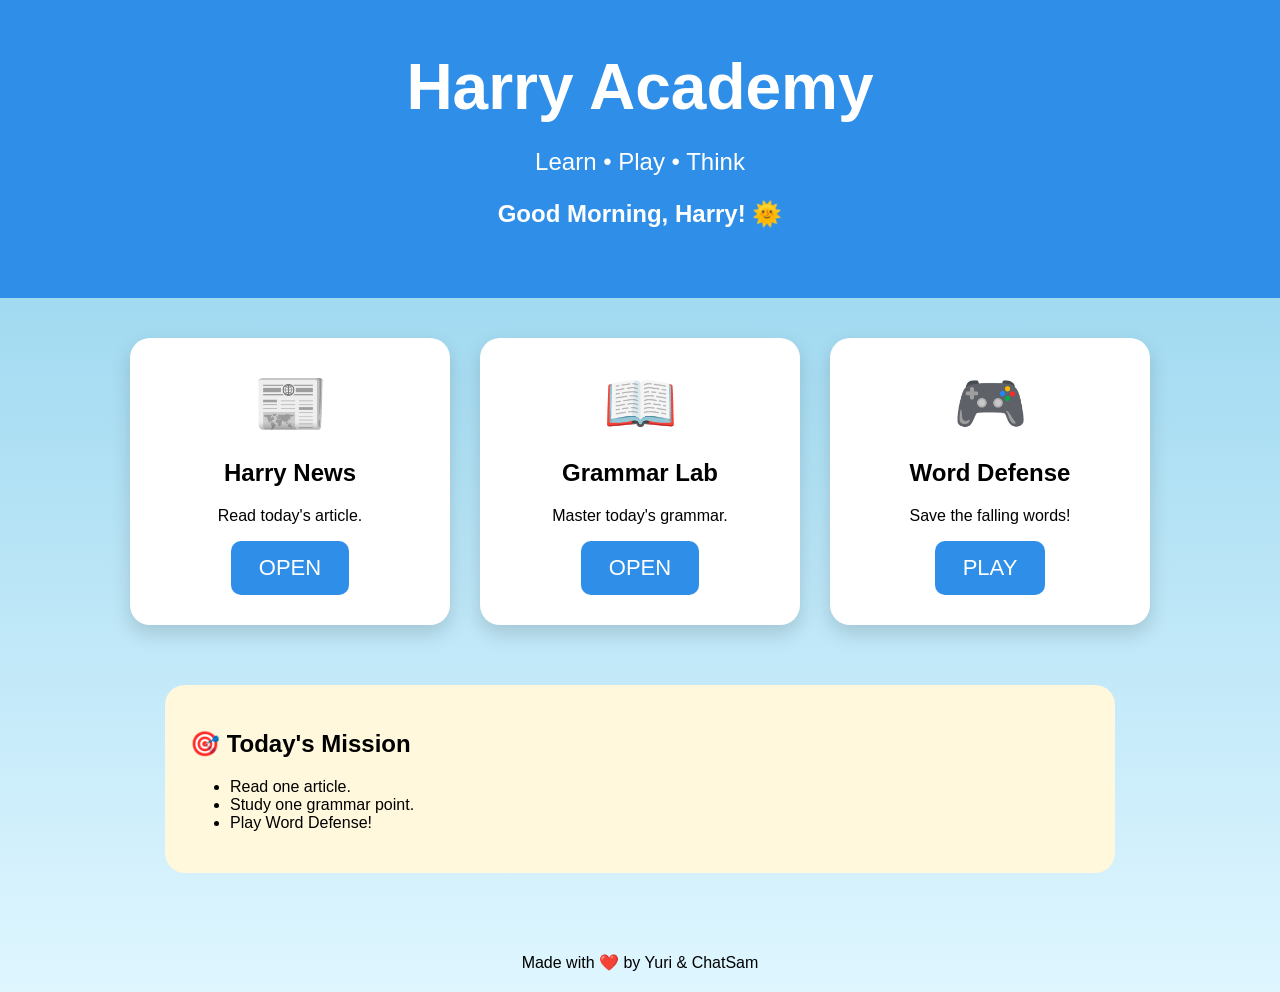
<file: index.html>
<!DOCTYPE html>
<html lang="en">
<head>
<meta charset="UTF-8">
<meta name="viewport" content="width=device-width, initial-scale=1.0">
<title>Harry Academy</title>
<style>
body{margin:0;font-family:Arial,sans-serif;background:linear-gradient(#87ceeb,#dff6ff);}
header{background:#2f8fe8;color:white;text-align:center;padding:50px 20px;}
header h1{font-size:64px;margin:0;}
header p{font-size:24px;}
.cards{display:flex;justify-content:center;gap:30px;flex-wrap:wrap;padding:40px;}
.card{background:white;width:260px;border-radius:20px;padding:30px;text-align:center;
box-shadow:0 8px 20px rgba(0,0,0,.15);}
.card .icon{font-size:60px;}
button{background:#2f8fe8;color:white;border:none;border-radius:10px;
padding:14px 28px;font-size:22px;cursor:pointer;}
.mission{max-width:900px;margin:20px auto 60px;background:#fff8dc;
padding:25px;border-radius:20px;}
</style>
</head>
<body>

<header>
<h1>Harry Academy</h1>
<p>Learn • Play • Think</p>
<h2>Good Morning, Harry! 🌞</h2>
</header>

<div class="cards">

<div class="card">
<div class="icon">📰</div>
<h2>Harry News</h2>
<p>Read today's article.</p>
<button onclick="alert('Coming Soon!')">OPEN</button>
</div>

<div class="card">
<div class="icon">📖</div>
<h2>Grammar Lab</h2>
<p>Master today's grammar.</p>
<button onclick="alert('Coming Soon!')">OPEN</button>
</div>

<div class="card">
<div class="icon">🎮</div>
<h2>Word Defense</h2>
<p>Save the falling words!</p>
<button onclick="window.location.href='game.html'">PLAY</button>
</div>

</div>

<div class="mission">
<h2>🎯 Today's Mission</h2>
<ul>
<li>Read one article.</li>
<li>Study one grammar point.</li>
<li>Play Word Defense!</li>
</ul>
</div>

<footer style="text-align:center;padding:20px;">Made with ❤️ by Yuri & ChatSam</footer>

</body>
</html>
</file>
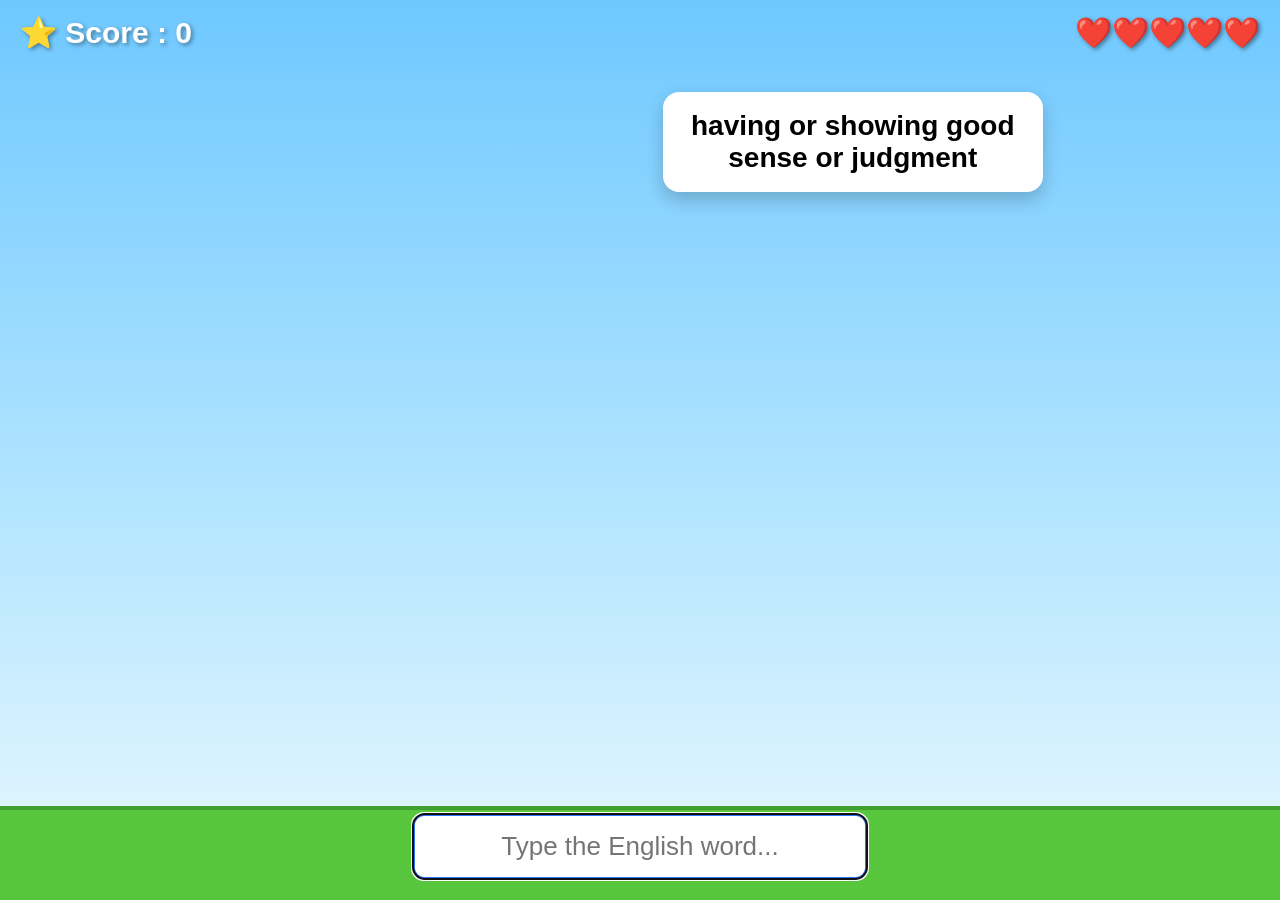
<file: game.html>
<!DOCTYPE html>
<html lang="en">
<head>
<meta charset="UTF-8">
<meta name="viewport" content="width=device-width, initial-scale=1.0">
<title>Harry Academy - Word Defense</title>
<link rel="stylesheet" href="game.css">
</head>
<body>

<div id="hud">
  <div id="score">⭐ Score : 0</div>
  <div id="lives">❤️❤️❤️❤️❤️</div>
</div>

<div id="gameArea"></div>

<div id="bottomPanel">
  <input
    id="answer"
    type="text"
    placeholder="Type the English word..."
    autocomplete="off">
</div>

<script src="words.js"></script>
<script src="game.js"></script>

</body>
</html>
</file>
<file: game.css>
html,body{
margin:0;
width:100%;
height:100%;
overflow:hidden;
font-family:Arial,sans-serif;
background:linear-gradient(to bottom,#76c8ff 0%,#b8e7ff 60%,#eaf8ff 100%) !important;
}

body::before{
content:"";
position:fixed;
inset:0;
pointer-events:none;
background:
radial-gradient(circle at 15% 18%,rgba(255,255,255,.9) 0 35px,transparent 36px),
radial-gradient(circle at 22% 18%,rgba(255,255,255,.9) 0 28px,transparent 29px),
radial-gradient(circle at 19% 14%,rgba(255,255,255,.9) 0 30px,transparent 31px),
radial-gradient(circle at 72% 12%,rgba(255,255,255,.85) 0 30px,transparent 31px),
radial-gradient(circle at 78% 13%,rgba(255,255,255,.85) 0 24px,transparent 25px);
z-index:-2;
}

body{
    margin:0;
    overflow:hidden;
    font-family:Arial,sans-serif;
    background:linear-gradient(to bottom,#76c8ff 0%,#b8e7ff 60%,#eaf8ff 100%);
}

body::after{
    content:"";
    position:fixed;
    left:0;
    right:0;
    bottom:0;
    height:90px;
    background:#58c63d;
    border-top:4px solid #3e9f2c;
}

#hud{
    position:fixed;
    top:15px;
    left:20px;
    right:20px;
    display:flex;
    justify-content:space-between;
    color:white;
    font-size:30px;
    font-weight:bold;
    text-shadow:2px 2px 4px rgba(0,0,0,.4);
    z-index:100;
}

#gameArea{
    position:fixed;
    top:70px;
    left:0;
    right:0;
    bottom:110px;
    overflow:hidden;
    background:transparent;
}

.card{
    position:absolute;
    
    min-width:280px;
    max-width:380px;
    padding:18px 24px;
    background:#fff;
    border-radius:16px;
    box-shadow:0 8px 18px rgba(0,0,0,.2);
    font-size:28px;
    font-weight:bold;
    text-align:center;
}

#bottomPanel{
    position:fixed;
    left:0;
    right:0;
    bottom:20px;
    display:flex;
    justify-content:center;
    z-index:100;
}

#answer{
    width:420px;
    padding:15px;
    font-size:26px;
    border:3px solid #2d74ff;
    border-radius:12px;
    text-align:center;
}
#gameArea{
    background: transparent !important;
}

body{
    background: linear-gradient(
        to bottom,
        #6ec8ff 0%,
        #b8e7ff 60%,
        #eaf8ff 100%
    ) !important;
}

html{background:linear-gradient(to bottom,#76c8ff 0%,#b8e7ff 60%,#eaf8ff 100%) !important;min-height:100%;}

.card{box-sizing:border-box;}
</file>
